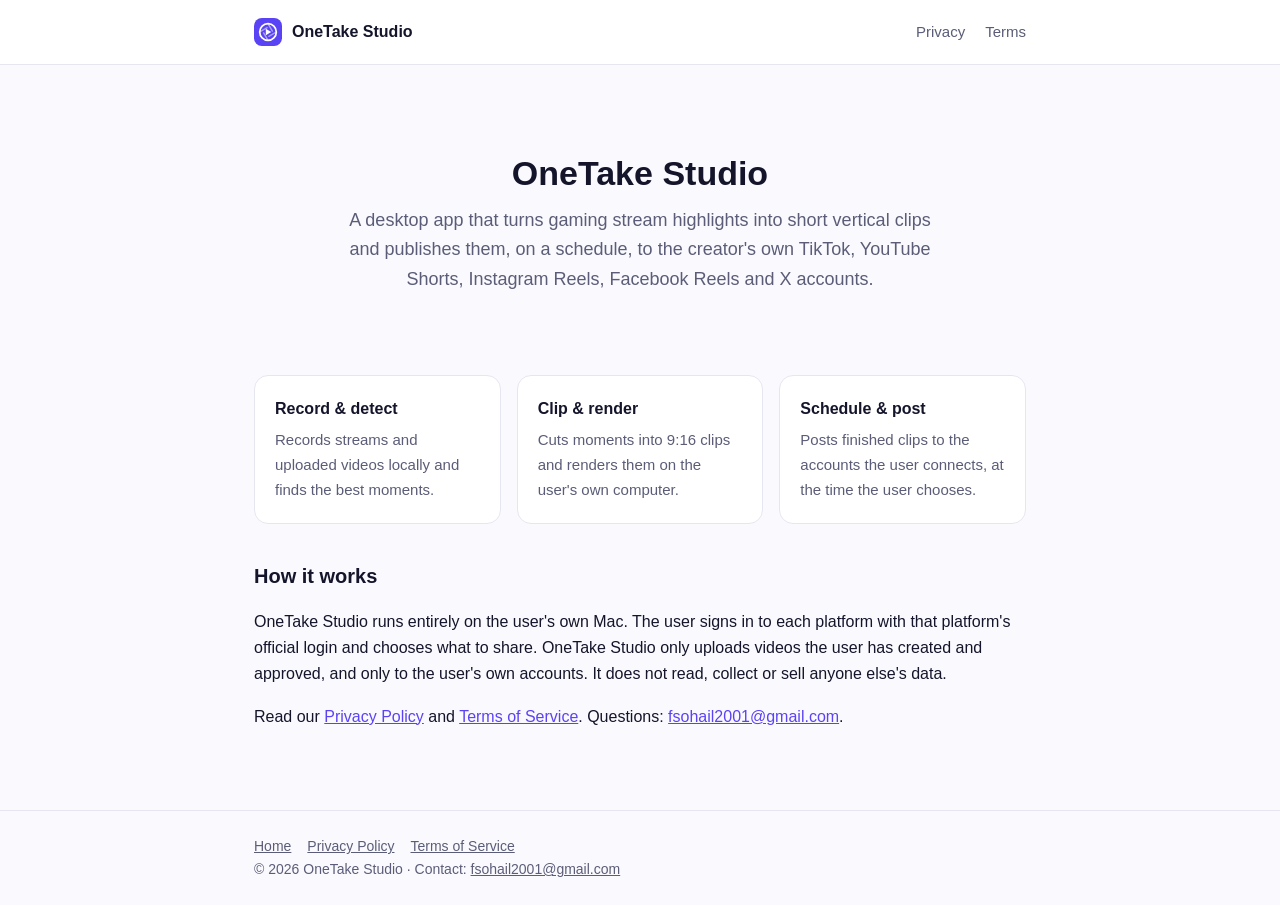
<file: index.html>
<!DOCTYPE html>
<html lang="en"><head><meta charset="utf-8"><meta name="viewport" content="width=device-width,initial-scale=1">
<title>OneTake Studio — clip, render and schedule short videos</title><meta name="description" content="OneTake Studio is a desktop app that turns gaming stream highlights into short vertical clips and publishes them to the creator's own social accounts.">
<meta name="google-site-verification" content="GvHJeM1QQxa8pG1GFs9rRMhxCOmAqRv0EsO2hIMHPUY" />
<link rel="icon" href="data:image/svg+xml,%3Csvg xmlns=%22http://www.w3.org/2000/svg%22 viewBox=%220 0 32 32%22%3E%3Crect width=%2232%22 height=%2232%22 rx=%229%22 fill=%22%235A43F5%22/%3E%3Cpath d=%22M13.5 12.2v7.6l6.2-3.8z%22 fill=%22%23fff%22/%3E%3C/svg%3E">
<link rel="stylesheet" href="style.css"></head><body>
<header><div class="wrap"><nav><a class="brand" href="index.html"><svg width="28" height="28" viewBox="0 0 32 32" aria-hidden="true"><rect width="32" height="32" rx="9" fill="#5A43F5"/><g stroke="#fff" fill="none" stroke-linecap="round"><circle cx="16" cy="16" r="9.5" stroke-width="2"/><path d="M16 6.5 21 15M25.5 16 17 21M16 25.5 11 17M6.5 16 15 11" stroke-width="1.6" opacity=".5"/></g><path d="M13.5 12.2v7.6l6.2-3.8z" fill="#fff"/></svg> OneTake Studio</a><div class="links"><a href="privacy.html">Privacy</a><a href="terms.html">Terms</a></div></nav></div></header>
<main><div class="wrap">
<section class="hero">
<h1>OneTake Studio</h1>
<p>A desktop app that turns gaming stream highlights into short vertical clips and publishes them, on a schedule, to the creator's own TikTok, YouTube Shorts, Instagram Reels, Facebook Reels and X accounts.</p>
</section>
<div class="cards">
<div class="card"><h3>Record &amp; detect</h3><p>Records streams and uploaded videos locally and finds the best moments.</p></div>
<div class="card"><h3>Clip &amp; render</h3><p>Cuts moments into 9:16 clips and renders them on the user's own computer.</p></div>
<div class="card"><h3>Schedule &amp; post</h3><p>Posts finished clips to the accounts the user connects, at the time the user chooses.</p></div>
</div>
<h2>How it works</h2>
<p>OneTake Studio runs entirely on the user's own Mac. The user signs in to each platform with that platform's official login and chooses what to share. OneTake Studio only uploads videos the user has created and approved, and only to the user's own accounts. It does not read, collect or sell anyone else's data.</p>
<p>Read our <a href="privacy.html">Privacy Policy</a> and <a href="terms.html">Terms of Service</a>. Questions: <a href="mailto:fsohail2001@gmail.com">fsohail2001@gmail.com</a>.</p>
</div></main>
<footer><div class="wrap"><a href="index.html">Home</a><a href="privacy.html">Privacy Policy</a><a href="terms.html">Terms of Service</a><br>© 2026 OneTake Studio · Contact: <a href="mailto:fsohail2001@gmail.com">fsohail2001@gmail.com</a></div></footer>
</body></html>
</file>
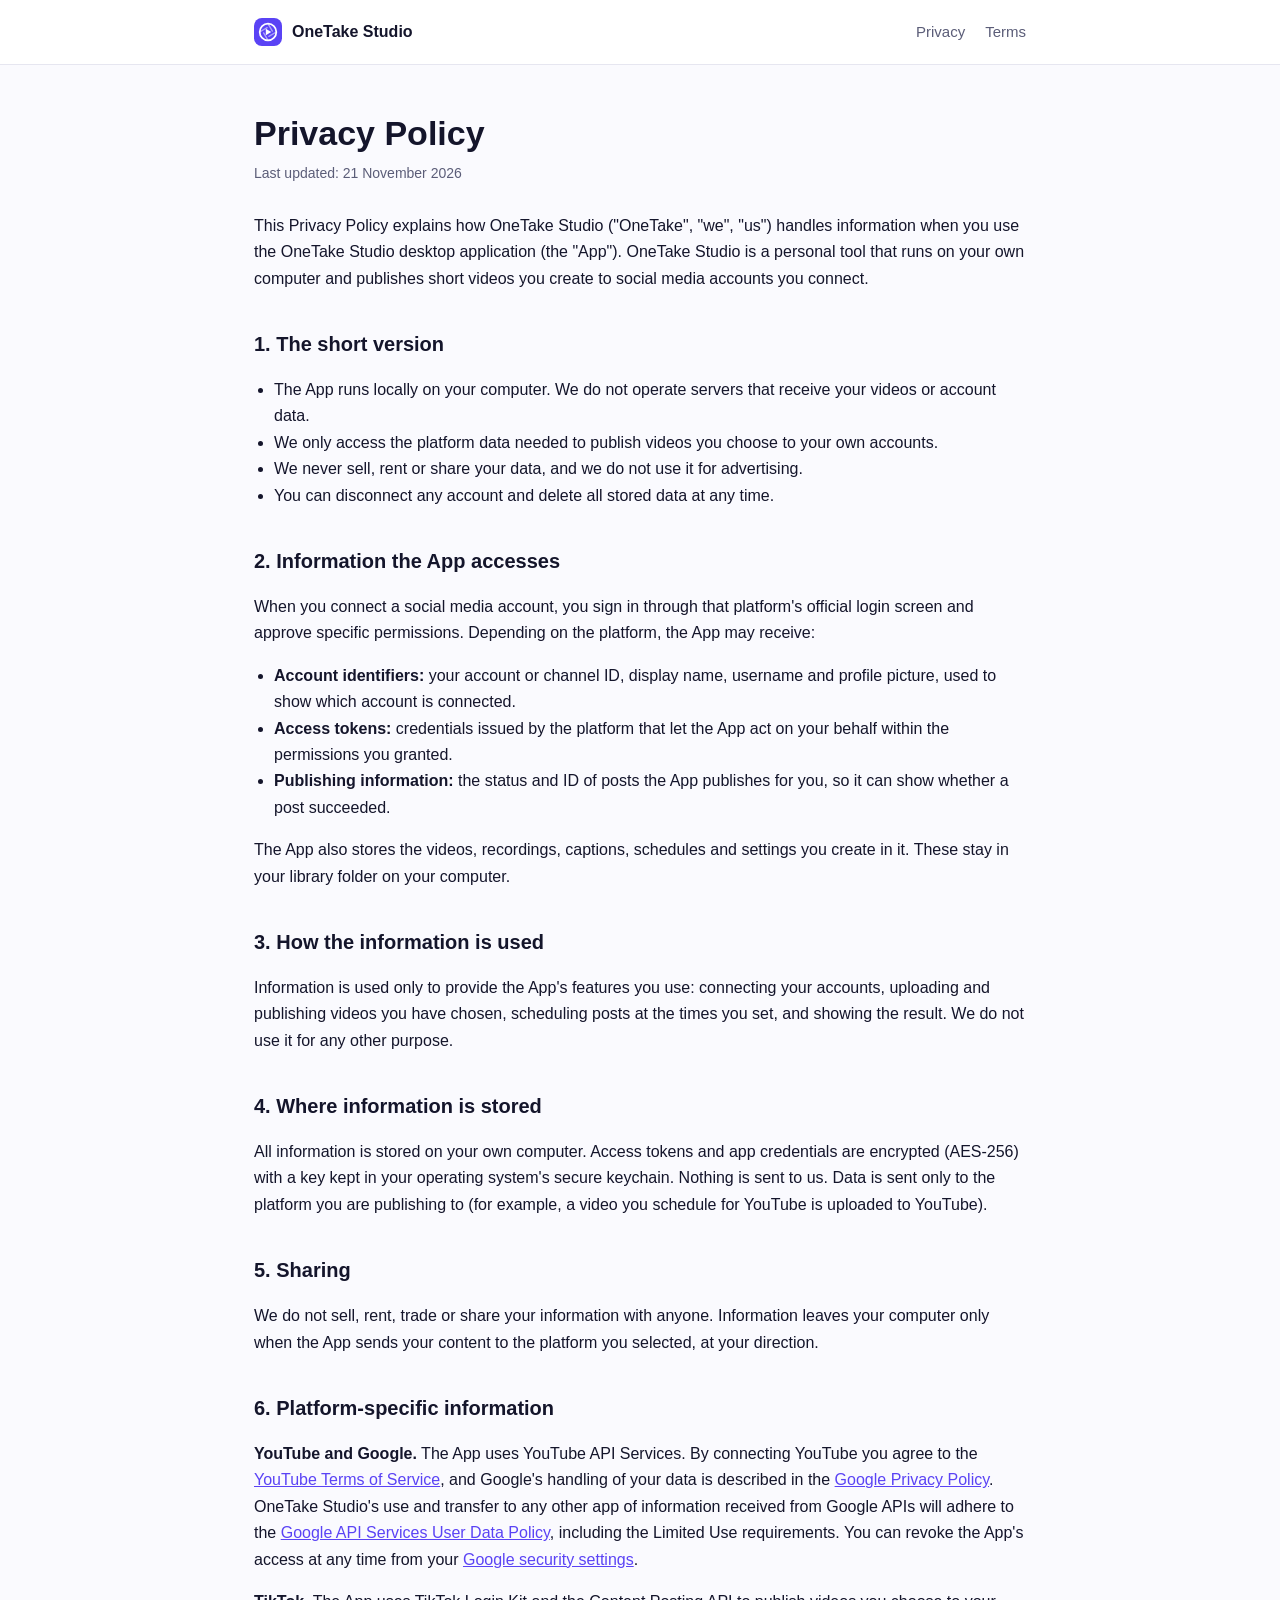
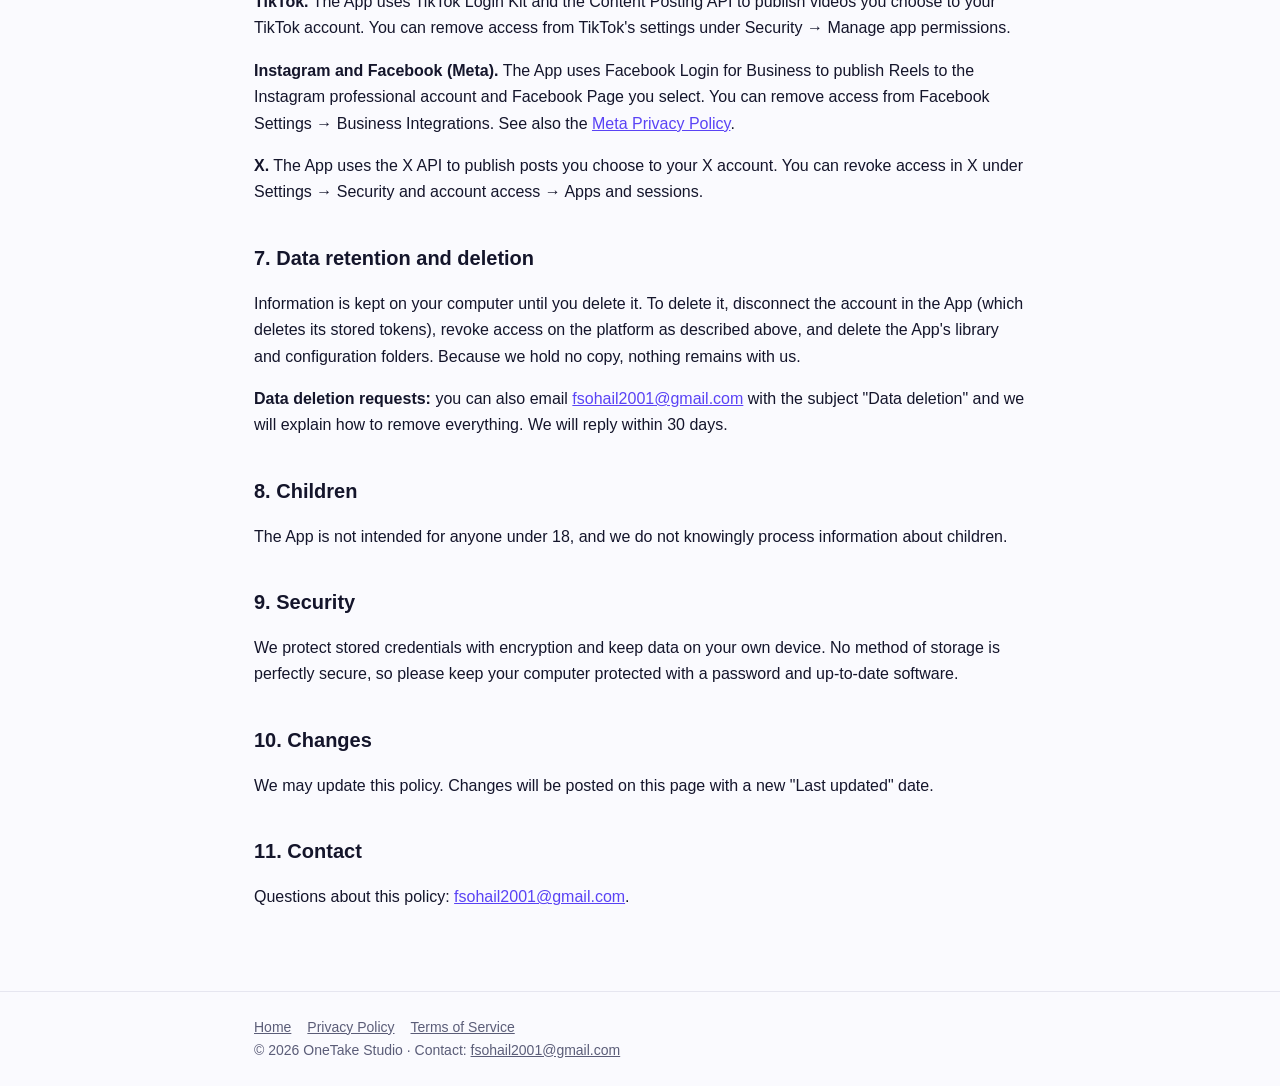
<file: privacy.html>
<!DOCTYPE html>
<html lang="en"><head><meta charset="utf-8"><meta name="viewport" content="width=device-width,initial-scale=1">
<title>Privacy Policy — OneTake Studio</title><meta name="description" content="How OneTake Studio handles your data.">
<meta name="google-site-verification" content="GvHJeM1QQxa8pG1GFs9rRMhxCOmAqRv0EsO2hIMHPUY" />
<link rel="icon" href="data:image/svg+xml,%3Csvg xmlns=%22http://www.w3.org/2000/svg%22 viewBox=%220 0 32 32%22%3E%3Crect width=%2232%22 height=%2232%22 rx=%229%22 fill=%22%235A43F5%22/%3E%3Cpath d=%22M13.5 12.2v7.6l6.2-3.8z%22 fill=%22%23fff%22/%3E%3C/svg%3E">
<link rel="stylesheet" href="style.css"></head><body>
<header><div class="wrap"><nav><a class="brand" href="index.html"><svg width="28" height="28" viewBox="0 0 32 32" aria-hidden="true"><rect width="32" height="32" rx="9" fill="#5A43F5"/><g stroke="#fff" fill="none" stroke-linecap="round"><circle cx="16" cy="16" r="9.5" stroke-width="2"/><path d="M16 6.5 21 15M25.5 16 17 21M16 25.5 11 17M6.5 16 15 11" stroke-width="1.6" opacity=".5"/></g><path d="M13.5 12.2v7.6l6.2-3.8z" fill="#fff"/></svg> OneTake Studio</a><div class="links"><a href="privacy.html">Privacy</a><a href="terms.html">Terms</a></div></nav></div></header>
<main><div class="wrap">
<h1>Privacy Policy</h1>
<div class="updated">Last updated: 21 November 2026</div>
<p>This Privacy Policy explains how OneTake Studio ("OneTake", "we", "us") handles information when you use the OneTake Studio desktop application (the "App"). OneTake Studio is a personal tool that runs on your own computer and publishes short videos you create to social media accounts you connect.</p>

<h2>1. The short version</h2>
<ul>
<li>The App runs locally on your computer. We do not operate servers that receive your videos or account data.</li>
<li>We only access the platform data needed to publish videos you choose to your own accounts.</li>
<li>We never sell, rent or share your data, and we do not use it for advertising.</li>
<li>You can disconnect any account and delete all stored data at any time.</li>
</ul>

<h2>2. Information the App accesses</h2>
<p>When you connect a social media account, you sign in through that platform's official login screen and approve specific permissions. Depending on the platform, the App may receive:</p>
<ul>
<li><strong>Account identifiers:</strong> your account or channel ID, display name, username and profile picture, used to show which account is connected.</li>
<li><strong>Access tokens:</strong> credentials issued by the platform that let the App act on your behalf within the permissions you granted.</li>
<li><strong>Publishing information:</strong> the status and ID of posts the App publishes for you, so it can show whether a post succeeded.</li>
</ul>
<p>The App also stores the videos, recordings, captions, schedules and settings you create in it. These stay in your library folder on your computer.</p>

<h2>3. How the information is used</h2>
<p>Information is used only to provide the App's features you use: connecting your accounts, uploading and publishing videos you have chosen, scheduling posts at the times you set, and showing the result. We do not use it for any other purpose.</p>

<h2>4. Where information is stored</h2>
<p>All information is stored on your own computer. Access tokens and app credentials are encrypted (AES-256) with a key kept in your operating system's secure keychain. Nothing is sent to us. Data is sent only to the platform you are publishing to (for example, a video you schedule for YouTube is uploaded to YouTube).</p>

<h2>5. Sharing</h2>
<p>We do not sell, rent, trade or share your information with anyone. Information leaves your computer only when the App sends your content to the platform you selected, at your direction.</p>

<h2>6. Platform-specific information</h2>
<p><strong>YouTube and Google.</strong> The App uses YouTube API Services. By connecting YouTube you agree to the <a href="https://www.youtube.com/t/terms">YouTube Terms of Service</a>, and Google's handling of your data is described in the <a href="https://policies.google.com/privacy">Google Privacy Policy</a>. OneTake Studio's use and transfer to any other app of information received from Google APIs will adhere to the <a href="https://developers.google.com/terms/api-services-user-data-policy">Google API Services User Data Policy</a>, including the Limited Use requirements. You can revoke the App's access at any time from your <a href="https://myaccount.google.com/permissions">Google security settings</a>.</p>
<p><strong>TikTok.</strong> The App uses TikTok Login Kit and the Content Posting API to publish videos you choose to your TikTok account. You can remove access from TikTok's settings under Security &rarr; Manage app permissions.</p>
<p><strong>Instagram and Facebook (Meta).</strong> The App uses Facebook Login for Business to publish Reels to the Instagram professional account and Facebook Page you select. You can remove access from Facebook Settings &rarr; Business Integrations. See also the <a href="https://www.facebook.com/privacy/policy">Meta Privacy Policy</a>.</p>
<p><strong>X.</strong> The App uses the X API to publish posts you choose to your X account. You can revoke access in X under Settings &rarr; Security and account access &rarr; Apps and sessions.</p>

<h2>7. Data retention and deletion</h2>
<p>Information is kept on your computer until you delete it. To delete it, disconnect the account in the App (which deletes its stored tokens), revoke access on the platform as described above, and delete the App's library and configuration folders. Because we hold no copy, nothing remains with us.</p>
<p><strong>Data deletion requests:</strong> you can also email <a href="mailto:fsohail2001@gmail.com">fsohail2001@gmail.com</a> with the subject "Data deletion" and we will explain how to remove everything. We will reply within 30 days.</p>

<h2>8. Children</h2>
<p>The App is not intended for anyone under 18, and we do not knowingly process information about children.</p>

<h2>9. Security</h2>
<p>We protect stored credentials with encryption and keep data on your own device. No method of storage is perfectly secure, so please keep your computer protected with a password and up-to-date software.</p>

<h2>10. Changes</h2>
<p>We may update this policy. Changes will be posted on this page with a new "Last updated" date.</p>

<h2>11. Contact</h2>
<p>Questions about this policy: <a href="mailto:fsohail2001@gmail.com">fsohail2001@gmail.com</a>.</p>
</div></main>
<footer><div class="wrap"><a href="index.html">Home</a><a href="privacy.html">Privacy Policy</a><a href="terms.html">Terms of Service</a><br>© 2026 OneTake Studio · Contact: <a href="mailto:fsohail2001@gmail.com">fsohail2001@gmail.com</a></div></footer>
</body></html>
</file>
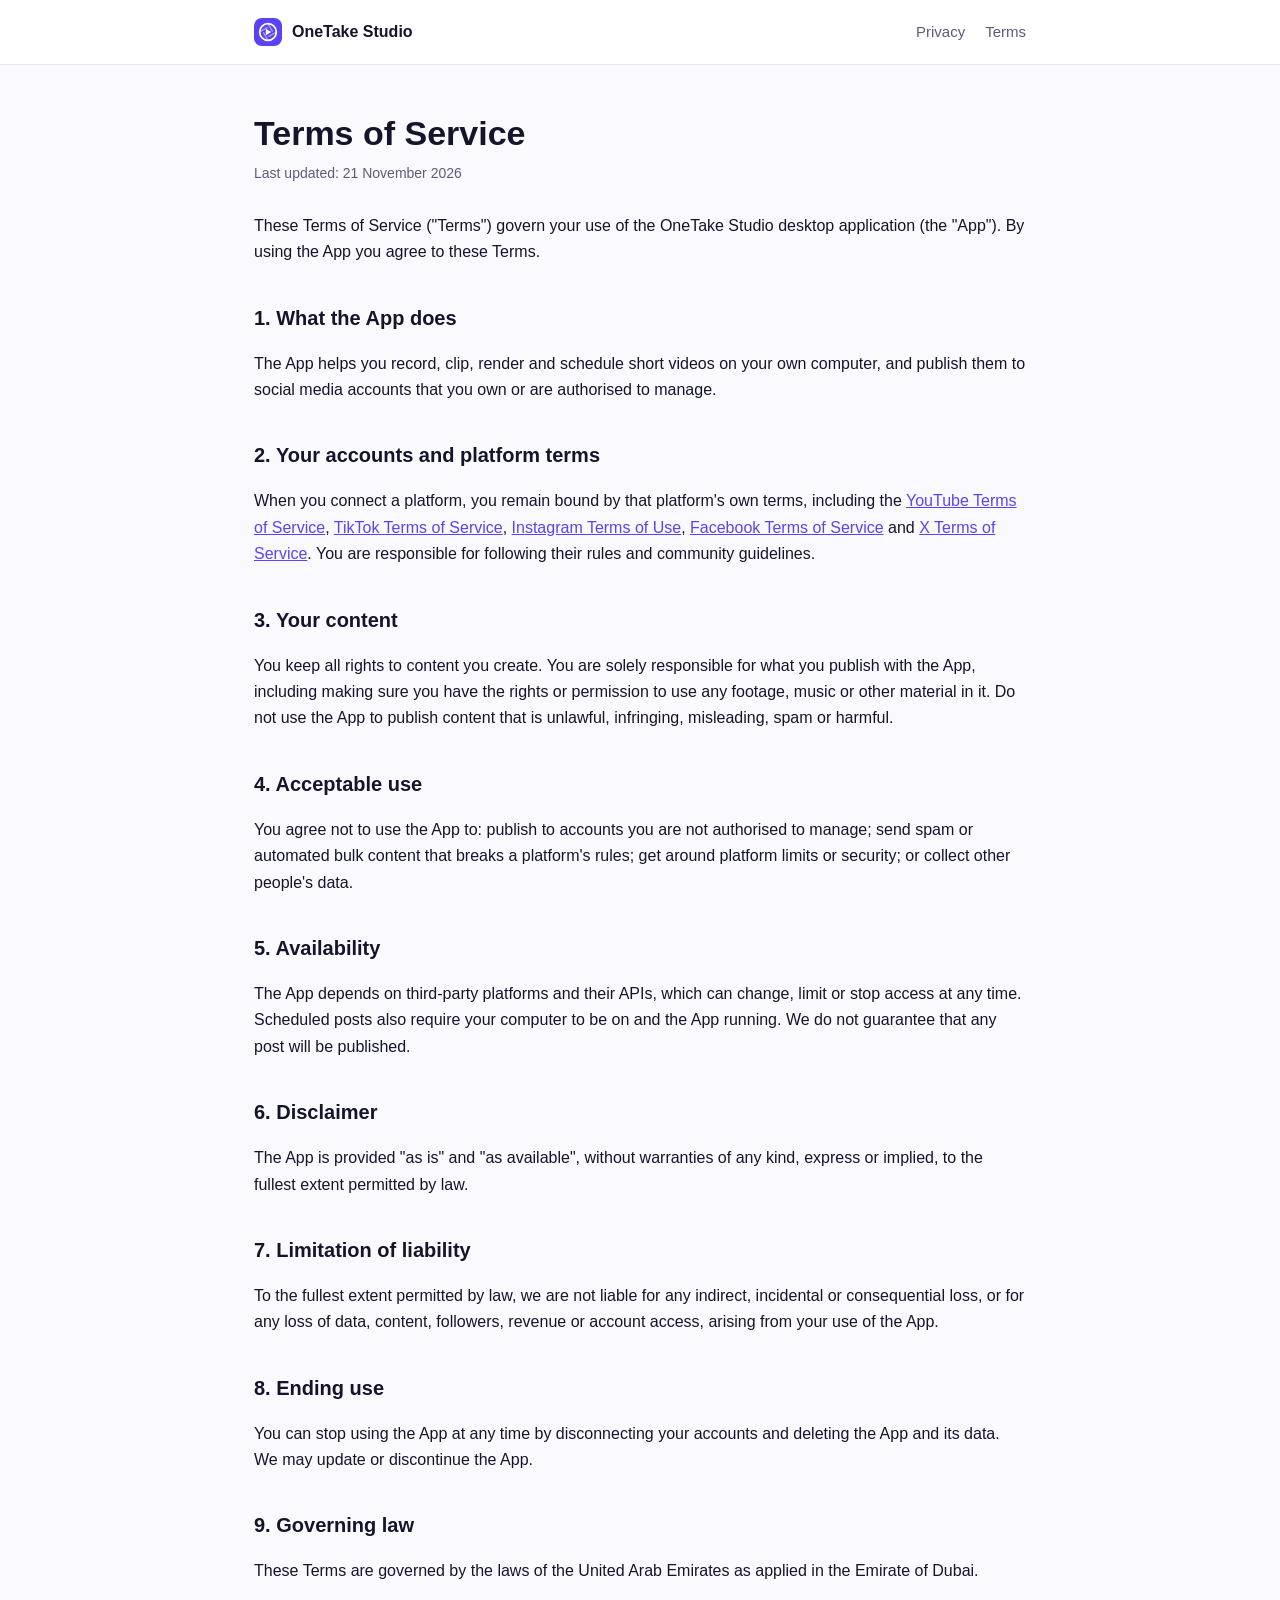
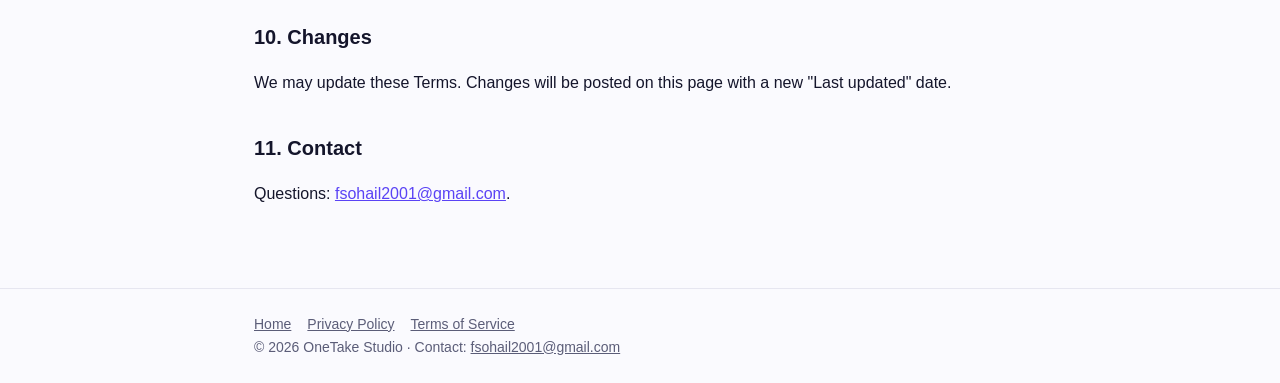
<file: terms.html>
<!DOCTYPE html>
<html lang="en"><head><meta charset="utf-8"><meta name="viewport" content="width=device-width,initial-scale=1">
<title>Terms of Service — OneTake Studio</title><meta name="description" content="Terms for using OneTake Studio.">
<meta name="google-site-verification" content="GvHJeM1QQxa8pG1GFs9rRMhxCOmAqRv0EsO2hIMHPUY" />
<link rel="icon" href="data:image/svg+xml,%3Csvg xmlns=%22http://www.w3.org/2000/svg%22 viewBox=%220 0 32 32%22%3E%3Crect width=%2232%22 height=%2232%22 rx=%229%22 fill=%22%235A43F5%22/%3E%3Cpath d=%22M13.5 12.2v7.6l6.2-3.8z%22 fill=%22%23fff%22/%3E%3C/svg%3E">
<link rel="stylesheet" href="style.css"></head><body>
<header><div class="wrap"><nav><a class="brand" href="index.html"><svg width="28" height="28" viewBox="0 0 32 32" aria-hidden="true"><rect width="32" height="32" rx="9" fill="#5A43F5"/><g stroke="#fff" fill="none" stroke-linecap="round"><circle cx="16" cy="16" r="9.5" stroke-width="2"/><path d="M16 6.5 21 15M25.5 16 17 21M16 25.5 11 17M6.5 16 15 11" stroke-width="1.6" opacity=".5"/></g><path d="M13.5 12.2v7.6l6.2-3.8z" fill="#fff"/></svg> OneTake Studio</a><div class="links"><a href="privacy.html">Privacy</a><a href="terms.html">Terms</a></div></nav></div></header>
<main><div class="wrap">
<h1>Terms of Service</h1>
<div class="updated">Last updated: 21 November 2026</div>
<p>These Terms of Service ("Terms") govern your use of the OneTake Studio desktop application (the "App"). By using the App you agree to these Terms.</p>

<h2>1. What the App does</h2>
<p>The App helps you record, clip, render and schedule short videos on your own computer, and publish them to social media accounts that you own or are authorised to manage.</p>

<h2>2. Your accounts and platform terms</h2>
<p>When you connect a platform, you remain bound by that platform's own terms, including the <a href="https://www.youtube.com/t/terms">YouTube Terms of Service</a>, <a href="https://www.tiktok.com/legal/terms-of-service">TikTok Terms of Service</a>, <a href="https://help.instagram.com/581066165581870">Instagram Terms of Use</a>, <a href="https://www.facebook.com/terms">Facebook Terms of Service</a> and <a href="https://x.com/tos">X Terms of Service</a>. You are responsible for following their rules and community guidelines.</p>

<h2>3. Your content</h2>
<p>You keep all rights to content you create. You are solely responsible for what you publish with the App, including making sure you have the rights or permission to use any footage, music or other material in it. Do not use the App to publish content that is unlawful, infringing, misleading, spam or harmful.</p>

<h2>4. Acceptable use</h2>
<p>You agree not to use the App to: publish to accounts you are not authorised to manage; send spam or automated bulk content that breaks a platform's rules; get around platform limits or security; or collect other people's data.</p>

<h2>5. Availability</h2>
<p>The App depends on third-party platforms and their APIs, which can change, limit or stop access at any time. Scheduled posts also require your computer to be on and the App running. We do not guarantee that any post will be published.</p>

<h2>6. Disclaimer</h2>
<p>The App is provided "as is" and "as available", without warranties of any kind, express or implied, to the fullest extent permitted by law.</p>

<h2>7. Limitation of liability</h2>
<p>To the fullest extent permitted by law, we are not liable for any indirect, incidental or consequential loss, or for any loss of data, content, followers, revenue or account access, arising from your use of the App.</p>

<h2>8. Ending use</h2>
<p>You can stop using the App at any time by disconnecting your accounts and deleting the App and its data. We may update or discontinue the App.</p>

<h2>9. Governing law</h2>
<p>These Terms are governed by the laws of the United Arab Emirates as applied in the Emirate of Dubai.</p>

<h2>10. Changes</h2>
<p>We may update these Terms. Changes will be posted on this page with a new "Last updated" date.</p>

<h2>11. Contact</h2>
<p>Questions: <a href="mailto:fsohail2001@gmail.com">fsohail2001@gmail.com</a>.</p>
</div></main>
<footer><div class="wrap"><a href="index.html">Home</a><a href="privacy.html">Privacy Policy</a><a href="terms.html">Terms of Service</a><br>© 2026 OneTake Studio · Contact: <a href="mailto:fsohail2001@gmail.com">fsohail2001@gmail.com</a></div></footer>
</body></html>
</file>
<file: style.css>
:root{--brand:#5A43F5;--ink:#14152B;--muted:#5b5d78;--line:#e6e6f0}
*{box-sizing:border-box}
body{margin:0;font-family:-apple-system,BlinkMacSystemFont,"Segoe UI",Inter,Roboto,Arial,sans-serif;color:var(--ink);background:#fafafe;line-height:1.65}
header{border-bottom:1px solid var(--line);background:#fff}
.wrap{max-width:820px;margin:0 auto;padding:0 24px}
nav{display:flex;align-items:center;justify-content:space-between;height:64px}
.brand{display:flex;align-items:center;gap:10px;font-weight:700;text-decoration:none;color:var(--ink)}
nav .links a{margin-left:20px;color:var(--muted);text-decoration:none;font-size:15px}
nav .links a:hover{color:var(--brand)}
main{padding:48px 0 64px}
h1{font-size:34px;line-height:1.2;margin:0 0 8px}
h2{font-size:20px;margin:36px 0 8px}
.updated{color:var(--muted);font-size:14px;margin-bottom:28px}
.hero{text-align:center;padding:40px 0}
.hero p{color:var(--muted);font-size:18px;max-width:600px;margin:12px auto 0}
.cards{display:grid;grid-template-columns:repeat(auto-fit,minmax(220px,1fr));gap:16px;margin-top:40px}
.card{background:#fff;border:1px solid var(--line);border-radius:14px;padding:20px}
.card h3{margin:0 0 6px;font-size:16px}
.card p{margin:0;color:var(--muted);font-size:15px}
a{color:var(--brand)}
footer{border-top:1px solid var(--line);color:var(--muted);font-size:14px;padding:24px 0}
footer a{color:var(--muted);margin-right:16px}
ul{padding-left:20px}
</file>
